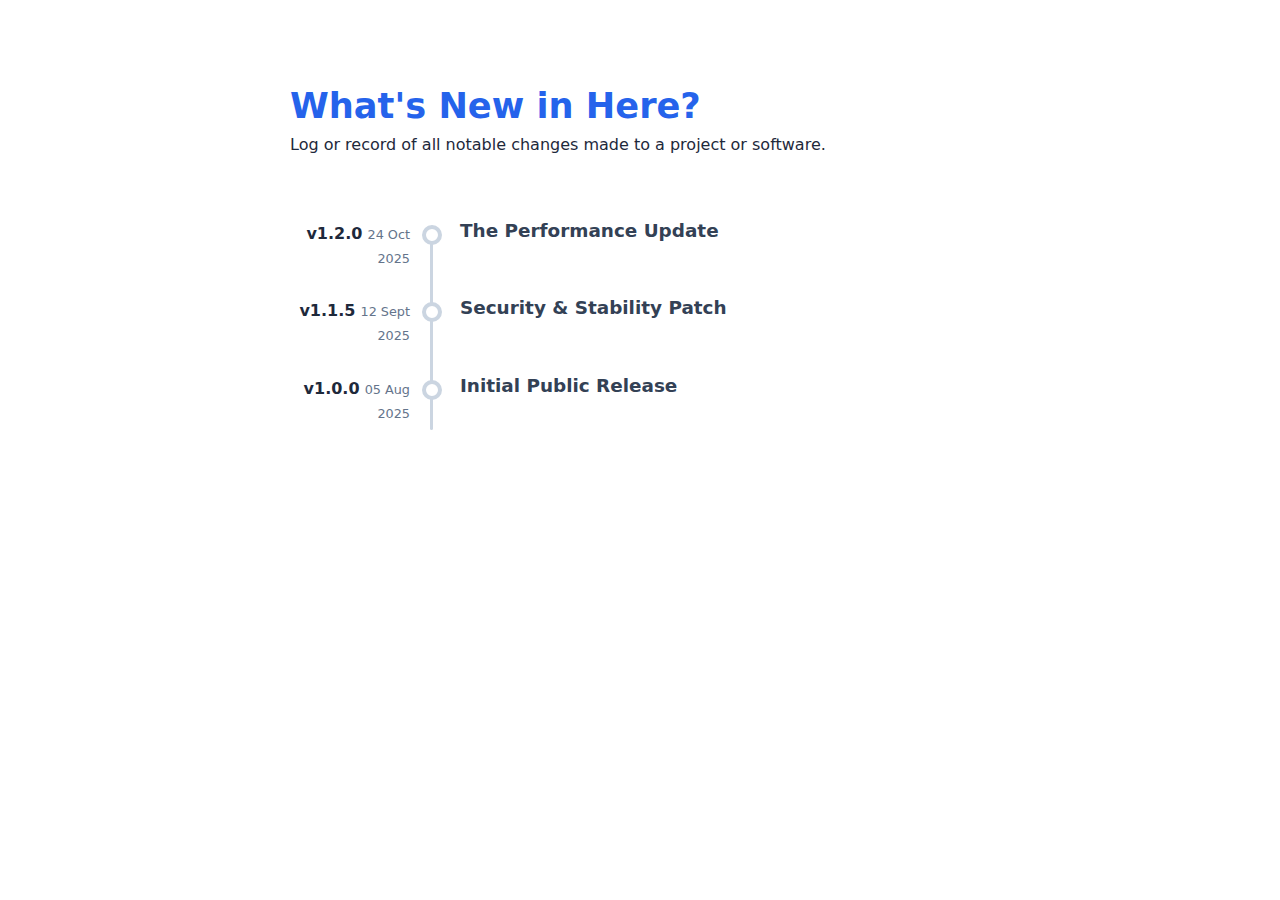
<file: 04-changelog/index.html>
<!DOCTYPE html>
<html lang="en">
<head>
    <meta charset="UTF-8">
    <meta name="viewport" content="width=device-width, initial-scale=1.0">
    <title>Changelog - Interactive Side Layout</title>

    <!-- External CSS -->
    <link rel="stylesheet" href="style.css">

    <!-- LOGO -->
    <link rel="icon" href="favicon.ico">
</head>

<body>
    <div class="container">
        <!-- HEADER SECTION -->
        <header>
            <h1>What's New in Here?</h1>
            <p>Log or record of all notable changes made to a project or software.</p>
        </header>

        <!-- CHANGELOG CONTENT -->
        <div class="changelog">

            <!-- ITEM 1 -->
            <div class="changelog-item">
                <!-- VERSION SIDE -->
                <div class="version-side">
                    <span class="v-number">v1.2.0</span>
                    <span class="v-date">24 Oct 2025</span>
                </div>

                <!-- MARKER -->
                <div class="marker"></div>

                <!-- CONTENT SIDE -->
                <div class="content-side">

                    <!-- TITLE -->
                    <div class="title-wrapper">
                        <h3>The Performance Update</h3>
                    </div>

                    <div class="details">
                        <div class="change-list">
                            <!-- LATEST -->
                            <div class="change-entry">
                                <span class="badge badge-added">Added</span>
                                <span class="change-text">Dukungan penuh untuk mode gelap sistem.</span>
                            </div>

                            <div class="change-entry">
                                <span class="badge badge-improved">Improved</span>
                                <span class="change-text">Peningkatan kecepatan load data hingga 2x lipat.</span>
                            </div>

                            <div class="change-entry">
                                <span class="badge badge-fixed">Fixed</span>
                                <span class="change-text">Crash saat mengunggah file gambar ukuran besar.</span>
                            </div>
                        </div>
                    </div>
                </div>
            </div>

            <!-- ITEM 2 -->
            <div class="changelog-item">
                <!-- VERSION SIDE -->
                <div class="version-side">
                    <span class="v-number">v1.1.5</span>
                    <span class="v-date">12 Sept 2025</span>
                </div>

                <!-- MARKER -->
                <div class="marker"></div>

                <!-- CONTENT SIDE -->
                <div class="content-side">

                    <!-- TITLE -->
                    <div class="title-wrapper">
                        <h3>Security & Stability Patch</h3>
                    </div>

                    <div class="details">
                        <div class="change-list">
                            <!-- LATEST -->
                            <div class="change-entry">
                                <span class="badge badge-fixed">Fixed</span>
                                <span class="change-text">Menutup celah keamanan pada sistem login.</span>
                            </div>

                            <div class="change-entry">
                                <span class="badge badge-improved">Improved</span>
                                <span class="change-text">Stabilitas koneksi ke database diperkuat.</span>
                            </div>
                        </div>
                    </div>
                </div>
            </div>

            <!-- ITEM 3 -->
            <div class="changelog-item">
                <!-- VERSION SIDE -->
                <div class="version-side">
                    <span class="v-number">v1.0.0</span>
                    <span class="v-date">05 Aug 2025</span>
                </div>

                <!-- MARKER -->
                <div class="marker"></div>

                <!-- CONTENT SIDE -->
                <div class="content-side">

                    <!-- TITLE -->
                    <div class="title-wrapper">
                        <h3>Initial Public Release</h3>
                    </div>

                    <div class="details">
                        <div class="change-list">
                            <!-- LATEST -->
                            <div class="change-entry">
                                <span class="badge badge-added">Added</span>
                                <span class="change-text">Peluncuran resmi platform dengan fitur manajemen aset.</span>
                            </div>

                            <div class="change-entry">
                                <span class="badge badge-added">Added</span>
                                <span class="change-text">Integrasi dengan API pihak ketiga (Stripe, Slack).</span>
                            </div>
                        </div>
                    </div>
                </div>
            </div>

        </div>
    </div>

</body>
</html>
</file>
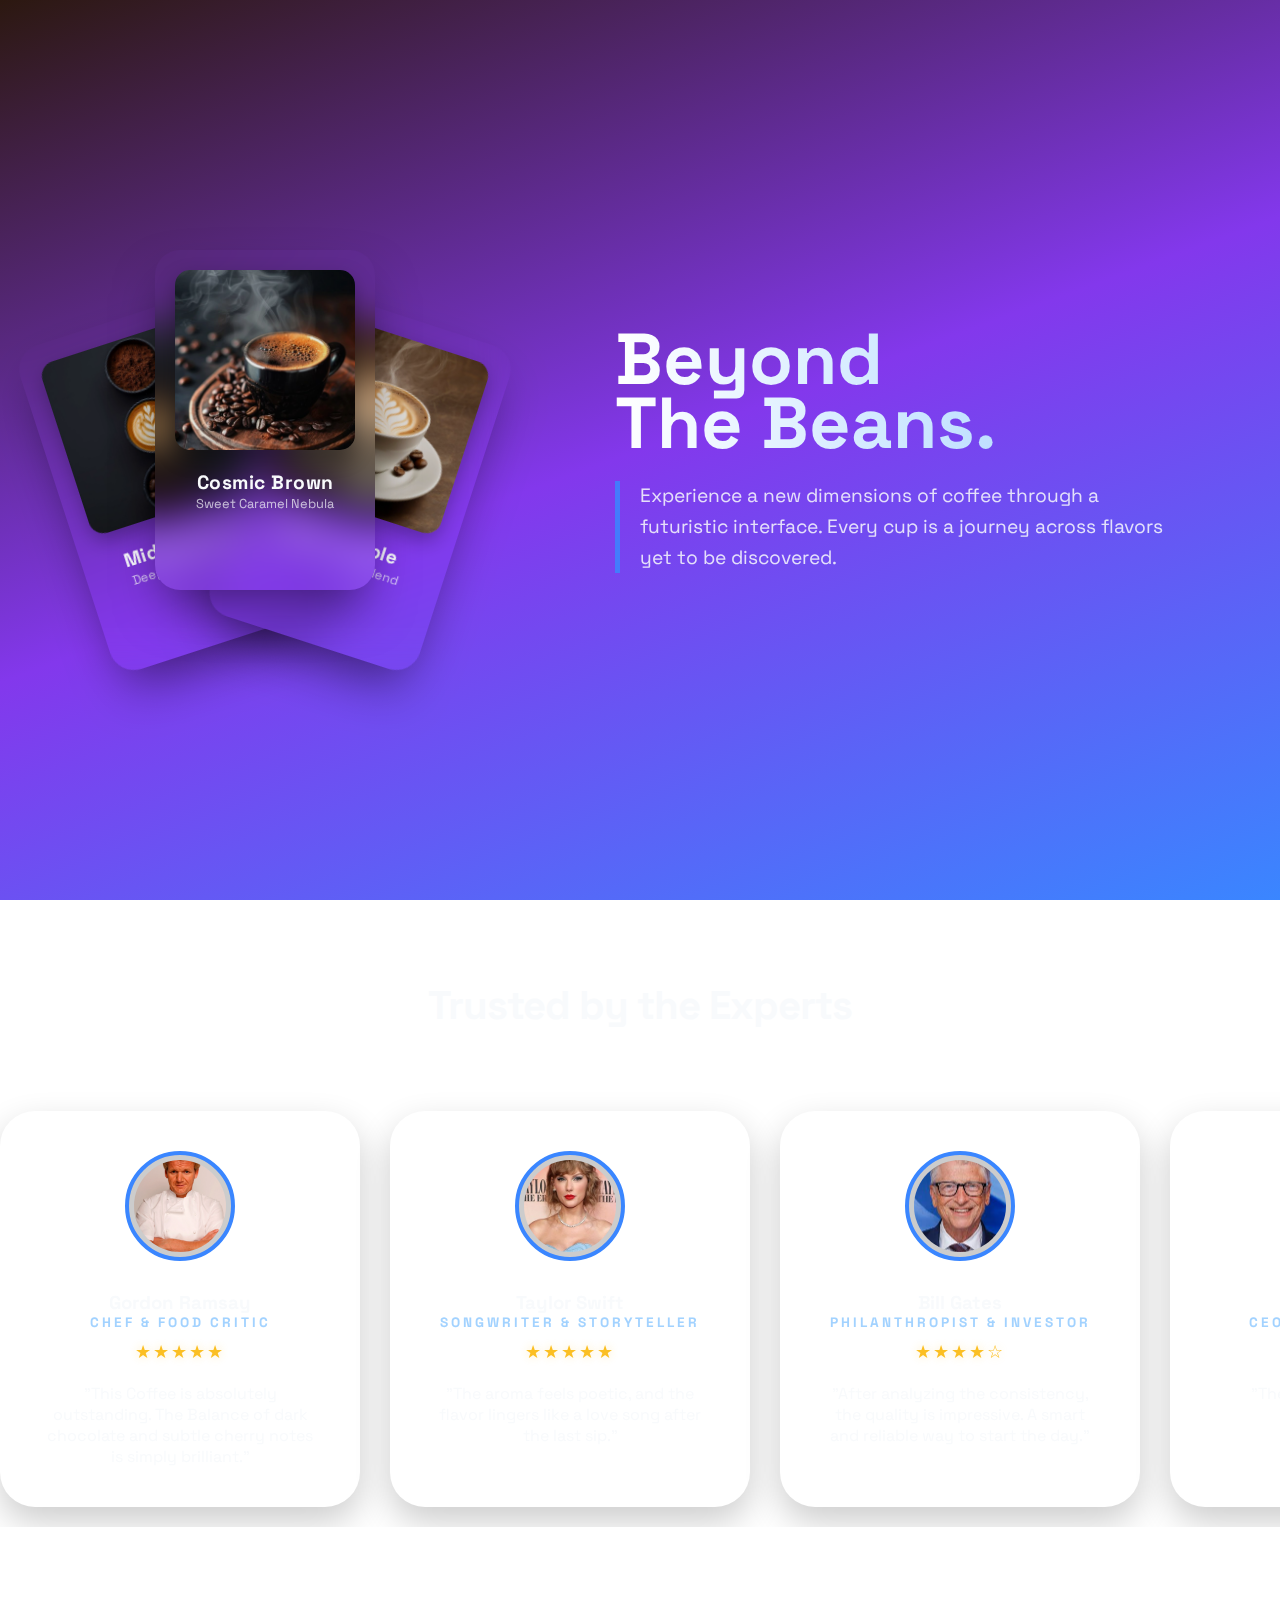
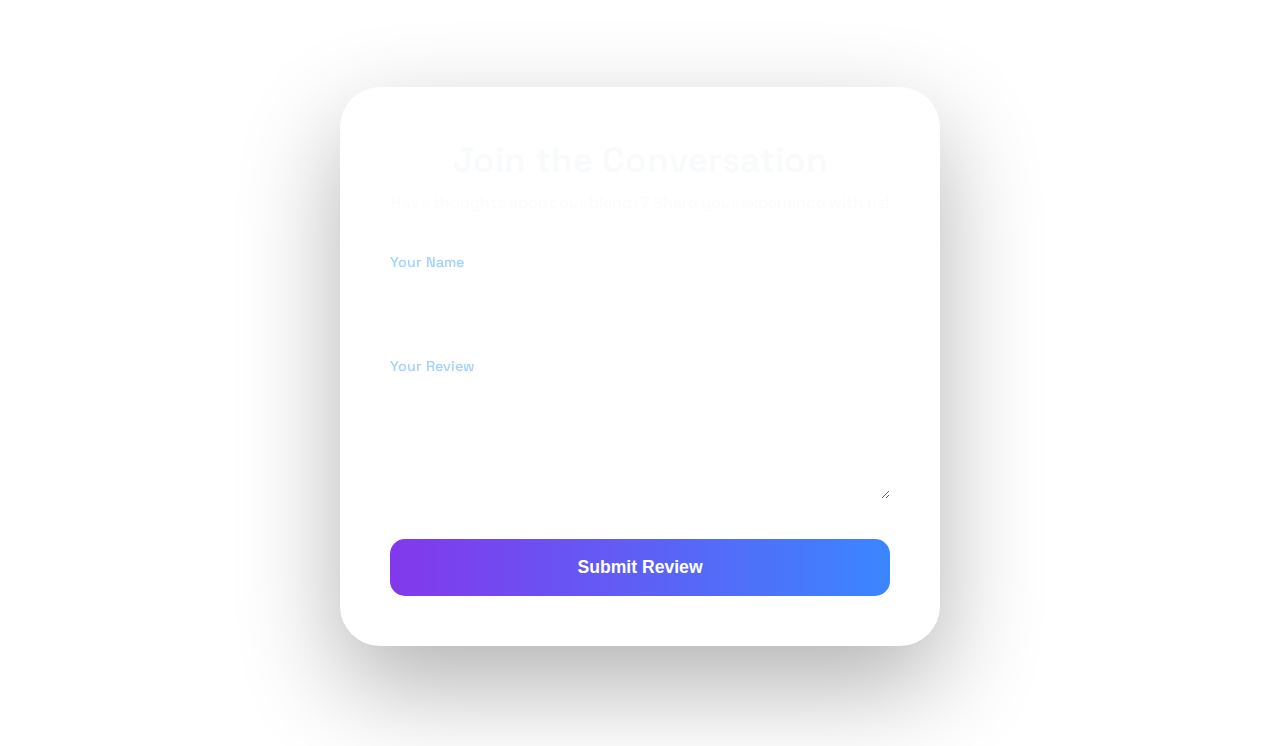
<file: 05-testimoni-cards/index.html>
<!DOCTYPE html>
<html lang="en">
<head>
    <meta charset="UTF-8">
    <meta name="viewport" content="width=device-width, initial-scale=1.0">
    <title>Coffee Fusion - Seamless Experience</title>

    <!-- CSS -->
    <link rel="stylesheet" href="style.css">

    <!-- LOGO -->
    <link rel="icon" href="assets/coffee.png"
</head>
<body>
    <!-- HERO SECTION -->
    <section class="hero">
        <!-- HERO CARD -->
        <div class="card-stack" id="coffeeStack">

            <!-- COFFE CARD -->
            <!-- KOPI 1 -->
            <div class="coffee-card">
                <img src="assets/kopi1.jpg" alt="Midnight Coffee Blue" width="30%">
                <div>
                    <h4>Midnight Blue</h4>
                    <p class="card-desc">Deep & Intense Roast</p>
                </div>
            </div>

            <!-- KOPI 2 -->
            <div class="coffee-card">
                <img src="assets/kopi2.jpg" alt="Neon Purple Coffee" width="30%">
                <div>
                    <h4>Neon Purple</h4>
                    <p class="card-desc">Electric Energy Blend</p>
                </div>
            </div>

            <!-- KOPI 3 -->
            <div class="coffee-card main-card">
                <img src="assets/kopi3.jpg" alt="Cosmic Brown Coffee" width="30%">
                <div>
                    <h4>Cosmic Brown</h4>
                    <p class="card-desc">Sweet Caramel Nebula</p>
                </div>
            </div>
        </div>

        <!-- HERO TEXT SECTION -->
         <div class="hero-text">
            <h1>Beyond<br>The Beans.</h1>
            <p>
                Experience a new dimensions of coffee through a futuristic interface.
                Every cup is a journey across flavors yet to be discovered.
            </p>
         </div>
    </section>

    <!-- REVIEWER SECTIONS -->
    <section class="reviewer-section">
        <h2 class="section-title">
            Trusted by the Experts
        </h2>

        <div class="marquee-wrapper">
            <div class="marquee-content" id="marqueeContent">

                <!-- REVIEWER 1 -->
                <div class="glass-reviewer-card">
                    <img src="assets/Gordon-Ramsay.png" alt="Gordon Ramsay" width="30%" class="reviewer-avatar">
                    <h3>Gordon Ramsay</h3>
                    <span class="role">Chef & Food Critic</span>
                    <div class="rating">★★★★★</div>
                    <p>
                        "This Coffee is absolutely outstanding.
                        The Balance of dark chocolate and subtle cherry notes is simply brilliant."
                    </p>
                </div>

                <!-- REVIEWER 2 -->
                <div class="glass-reviewer-card">
                    <img src="assets/taylor.jpg" alt="Taylot Swift" width="30%" class="reviewer-avatar">
                    <h3>Taylor Swift</h3>
                    <span class="role">Songwriter & Storyteller</span>
                    <div class="rating">★★★★★</div>
                    <p>
                        "The aroma feels poetic, and the flavor lingers like a love song after the last sip."
                    </p>
                </div>

                <!-- REVIEWER 3 -->
                <div class="glass-reviewer-card">
                    <img src="assets/billgates.jpeg" alt="Bill Gates" width="30%" class="reviewer-avatar">
                    <h3>Bill Gates</h3>
                    <span class="role">Philanthropist & Investor</span>
                    <div class="rating">★★★★☆</div>
                    <p>
                        "After analyzing the consistency, the quality is impressive.
                        A smart and reliable way to start the day."
                    </p>
                </div>

                <!-- REVIEWER 4 -->
                <div class="glass-reviewer-card">
                    <img src="assets/elonmusk.jpeg" alt="Elon Musk" width="30%" class="reviewer-avatar">
                    <h3>Elon Musk</h3>
                    <span class="role">CEO of Tesla Motors</span>
                    <div class="rating">★★★★☆</div>
                    <p>
                        "The coffee is really nice!"
                    </p>
                </div>

            </div>
        </div>
    </section>

    <!-- SUBMIT REVIEW SECTION -->
    <section class="submit-section">
        <div class="submit-card">
            <h2>Join the Conversation</h2>
            <p>Have thoughts about our blends? Share your experience with us!</p>

            <form id="reviewForm">
                <div class="form-group">
                    <label>Your Name</label>
                    <input type="text" id="guestName" placeholder="Ex: John Doe" required>
                </div>

                <div class="form-group">
                    <label>Your Review</label>
                    <textarea id="guestMessage" rows="4" placeholder="This coffee tastes like ..." required></textarea>
                </div>
                
                <button type="submit" class="submit-btn">Submit Review</button>
            </form>
        </div>
    </section>

    <!-- SCRIPT -->
    <script>
        const marquee = document.getElementById('marqueeContent');
        const form = document.getElementById('reviewForm');

        function setupMarquee(){
            marquee.innerHTML += marquee.innerHTML;
        }

        window.onload = () => {
            setTimeout(() => {
                document.getElementById('coffeeStack').classList.add('stack-active');
            }, 500);
            setupMarquee();
        }

        form.addEventListener('submit', e => {
            e.preventDefault();
            alert("Thank you! Your 5-star review has been submitted!");
            form.reset();
        });
    </script>
</body>
</html>
</file>
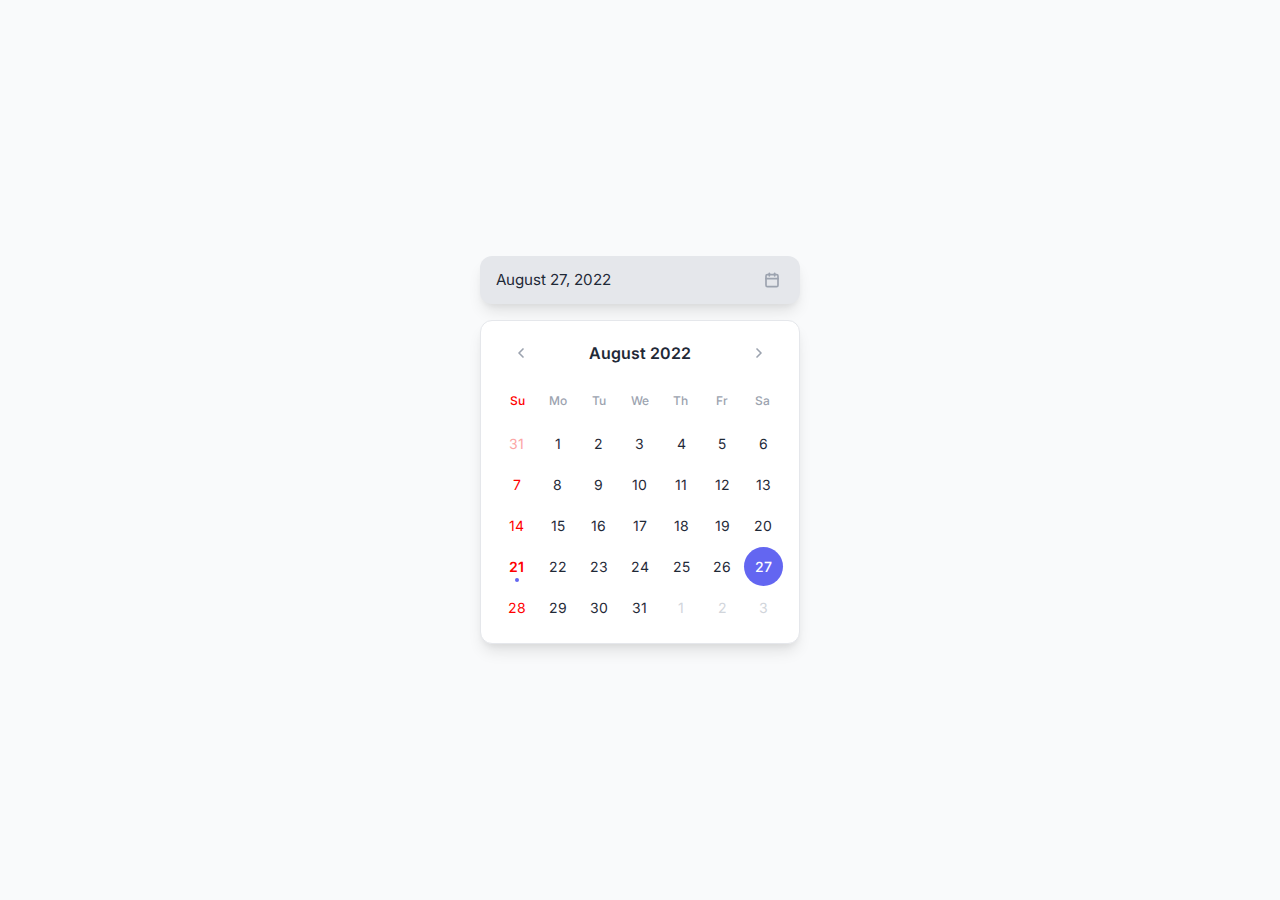
<file: 06-datepicker/index.html>
<!DOCTYPE html>
<html lang="en">
<head>
    <meta charset="UTF-8">
    <meta name="viewport" content="width=device-width, initial-scale=1.0">
    <title>Datepicker UI</title>

    <link rel="stylesheet" href="style.css">

    <!-- LOGO -->
    <link rel="icon" href="calendar-days.png"
</head>

<body>
    <!-- INPUT FIELD SECTION -->
    <div class="input-group">
        <input type="text" class="date-input" placeholder="Select date" value="August 27, 2022" >
        <button class="calendar-trigger" aria-label="Open Calendar">
            <svg class="icon" viewBox="0 0 24 24" fill="none" stroke="currentColor" stroke-linecap="round" stroke-linejoin="round">
                <rect x="3" y="4" width="18" height="18" rx="2" ry="2"></rect>
                <line x1="16" y1="2" x2="16" y2="6"></line>
                <line x1="8" y1="2" x2="8" y2="6"></line>
                <line x1="3" y1="10" x2="21" y2="10"></line>
            </svg>
        </button>
    </div>

    <div class="datepicker">
        <div class="header">
            <button class="nav-btn" aria-label="Previous Month">
                <svg class="icon" viewBox="0 0 24 24" fill="none" stroke="currentColor" stroke-linecap="round" stroke-linejoin="round"><polyline points="15 18 9 12 15 6"></polyline></svg>
            </button>

            <div class="current-month">August 2022</div>

            <button class="nav-btn" aria-label="Next Month">
                <svg class="icon" viewBox="0 0 24 24" fill="none" stroke="currentColor" stroke-linecap="round" stroke-linejoin="round"><polyline points="9 18 15 12 9 6"></polyline>></svg>
            </button>
        </div>

        <div class="weekdays">
            <div class="weekday">Su</div>
            <div class="weekday">Mo</div>
            <div class="weekday">Tu</div>
            <div class="weekday">We</div>
            <div class="weekday">Th</div>
            <div class="weekday">Fr</div>
            <div class="weekday">Sa</div>
        </div>

        <div class="days-grid">
            <div class="day other-month">31</div>

            <div class="day">1</div>
            <div class="day">2</div>
            <div class="day">3</div>
            <div class="day">4</div>
            <div class="day">5</div>
            <div class="day">6</div>
            <div class="day">7</div>
            <div class="day">8</div>
            <div class="day">9</div>
            <div class="day">10</div>
            <div class="day">11</div>
            <div class="day">12</div>
            <div class="day">13</div>
            <div class="day">14</div>
            <div class="day">15</div>
            <div class="day">16</div>
            <div class="day">17</div>
            <div class="day">18</div>
            <div class="day">19</div>
            <div class="day">20</div>

            <div class="day today">21</div>

            <div class="day">22</div>
            <div class="day">23</div>
            <div class="day">24</div>
            <div class="day">25</div>
            <div class="day">26</div>

            <div class="day selected">27</div>

            <div class="day">28</div>
            <div class="day">29</div>
            <div class="day">30</div>
            <div class="day">31</div>

            <div class="day other-month">1</div>
            <div class="day other-month">2</div>
            <div class="day other-month">3</div>
        </div>
    </div>
</body>
</html>
</file>
<file: 04-changelog/style.css>
:root {
    --primary: #2563eb;
    --primary-light: #dbeafe;
    --bg-body: #ffffff;
    --bg-card: #f8fafc;
    --text-main: #1e293b;
    --text-muted: #64748b;
    --border: #e2e8f0;
    --line-color: #cbd5e1;

    /* TAGS */
    --tag-added: #dcfce7;
    --tag-added-text : #166534;
    --tag-fixed: #fee2e2;
    --tag-fixed-text: #991b1b;
    --tag-improved: #e0f2fe;
    --tag-improved-text: #075985;
}

* {
    box-sizing: border-box;
    margin: 0;
    padding: 0;
}

body {
    font-family: 'Inter', system-ui, -apple-system, BlinkMacSystemFont, 'Segoe UI', Roboto, Oxygen, Ubuntu, Cantarell, 'Open Sans', 'Helvetica Neue', sans-serif;
    background-color: var(--bg-body);
    color: var(--text-main);
    line-height: 1.5;
    padding: 80px 20px;
}

.container {
    max-width: 700px;
    margin: 0 auto;
}

header {
    margin-bottom: 60px;
}

header h1 {
    font-size: 2.2rem;
    font-weight: 800;
    color: var(--primary);
}

/* TIMELINE */
.changelog {
    position: relative;
}

.changelog::before {
    content: '';
    position: absolute;
    left: 140px;
    top: 10px;
    bottom: 0;
    width: 3px;
    background: var(--line-color);
    border-radius: 4px;
}

.changelog-item {
    display: flex;
    position: relative;
    margin-bottom: 20px;
    cursor: pointer;
    transition: all 0.3s ease;
}

/* LEFT SIDE */
.version-side {
    width: 120px;
    text-align: right;
    padding-top: 5px;
}

.v-number {
    font-weight: 700;
    font-size: 1rem;
}

.v-date {
    font-size: 0.8rem;
    color: var(--text-muted);
}

/* MARKER */
.marker {
    position: absolute;
    left: 132px;
    top: 8px;
    width: 20px;
    height: 20px;
    background-color: var(--bg-body);
    border: 4px solid var(--line-color);
    border-radius: 50%;
    transition: all 0.3s ease;
}

/* RIGHT */
.content-side {
    margin-left: 50px;
    flex-grow: 1;
    padding-bottom: 30px;
}

.content-side h3 {
    font-size: 1.15rem;
    font-weight: 700;
    color: #334155;
}

/* ACCORDION */
.details { 
    max-height: 0;
    opacity: 0;
    overflow: hidden;
    transition: all 0.4s ease;
}

.changelog-item:hover .details {
    max-height: 500px;
    opacity: 1;
    margin-top: 10px;
}

/* HOVER */
.changelog-item:hover .v-number , .changelog-item:hover h3 {
    color: var(--primary);
}

.changelog-item:hover .marker {
    background: var(--primary);
    border-color: var(--primary);
    box-shadow: 0 0 0 4px var(--primary-light);
}

/* BADGES */
.badge {
    font-size: 0.7rem;
    font-weight: 700;
    padding: 2px 8px;
    border-radius: 6px;
    text-transform: uppercase;
}

.badge-added {
    background: var(--tag-added);
    color: var(--tag-added-text);
}
.badge-fixed {
    background: var(--tag-fixed);
    color: var(--tag-fixed-text);
}

.badge-improved {
    background: var(--tag-improved);
    color: var(--tag-improved-text);
}

/* RESPONSIVE */
@media (max-width : 600px) {
    .changelog::before {left: 15px}
    .changelog-item {padding-left: 40px;}
    .version-side {text-align: left;}
    .marker { left: 7px;}
    .content-side {margin-left: 0;}
}
</file>
<file: 05-testimoni-cards/style.css>
@import url("https://fonts.googleapis.com/css2?family=Space+Grotesk:wght@300;500;700&display=swap");

:root {
  --primary-blue: #3a86ff;
  --primary-purple: #8338ec;
  --coffee-brown: #2c1810;
  --glass: rgba(255, 255, 255, 0, 0.8);
  --glass-border: rgba (255, 255, 255, 0.15);
  --text-light: #f8fafc;
  --star-color: #fbbf24;
}

* {
  box-sizing: border-box;
  margin: 0;
  padding: 0;
}

body {
  font-family: "Space Grotesk", sans-serif;
  background: linear-gradient(
    160deg,
    var(--coffee-brown),
    var(--primary-purple),
    var(--primary-blue)
  );
  background-attachment: fixed;
  color: var(--text-light);
  min-height: 100vh;
}

/* HERO SECTION */
.hero {
  display: flex;
  align-items: center;
  justify-content: space-around;
  min-height: 100vh;
  padding: 40px;
  gap: 50px;
  flex-wrap: wrap;
  position: relative;
}

.card-stack {
  width: 300px;
  height: 400px;
  position: relative;
  display: flex;
  align-items: center;
  justify-content: center;
}

.coffee-card {
  position: absolute;
  width: 220px;
  height: 340px;
  background: var(--glass);
  backdrop-filter: blur(20px);
  border-radius: 25px;
  padding: 20px;
  box-shadow: 0 25px 50px -12px rgba(0, 0, 0, 0.5);
  transition: transform 0.8s cubic-bezier(0.34, 1.56, 0.64, 1);
  display: flex;
  flex-direction: column;
  gap: 15px;
  z-index: 1;
}

.coffee-card.main-card {
  z-index: 5;
}

.coffee-card img {
  width: 100%;
  aspect-ratio: 1/1;
  object-fit: cover;
  border-radius: 15px;
  filter: brightness(0.9);
  box-shadow: 0 8px 20px rgba(0, 0, 0, 0.3);
}

.coffee-card h4 {
  font-size: 1.2rem;
  text-align: center;
  letter-spacing: 0.5px;
  margin-top: 5px;
}

.coffee-card p.card-desc {
  font-size: 0.8rem;
  opacity: 0.7;
  text-align: center;
}

.stack-active .coffee-card:nth-child(1) {
  transform: rotate(-18deg) translateX(-100px);
  z-index: 1;
}

.stack-active .coffee-card:nth-child(2) {
  transform: rotate(18deg) translateX(100px);
  z-index: 2;
}

.stack-active .coffee-card.main-card {
  transform: rotate(0deg) translateY(-30px);
  z-index: 10;
}

.hero-text {
  max-width: 550px;
  z-index: 10;
}

/* TEXT */
.hero-text h1 {
  font-size: clamp(3rem, 10vw, 4.5rem);
  font-weight: 700;
  line-height: 0.9;
  margin-bottom: 25px;
  background: linear-gradient(to right, #fff, #a2d2ff);
  -webkit-background-clip: text;
  -webkit-text-fill-color: transparent;
}

.hero-text p {
  font-size: 1.2rem;
  border-left: 5px solid var(--primary-blue);
  padding-left: 20px;
  opacity: 0.85;
  line-height: 1.6;
}

/* REVIEW */
.reviewer-section {
  padding: 80px 0 60px;
  position: relative;
}

.section-title {
  text-align: center;
  margin-bottom: 60px;
  font-size: 2.5rem;
  margin-bottom: 60px;
  font-weight: 700;
  letter-spacing: -1px;
}

.marquee-wrapper {
  width: 100%;
  overflow: hidden;
  position: relative;
  padding: 20px 0;
}

.marquee-wrapper::before,
.marquee-wrapper::after {
  content: "";
  position: absolute;
  top: 0;
  width: 15%;
  height: 100%;
  z-index: 2;
  pointer-events: none;
}

.marquee-wrapper::before {
  background: linear-gradient(to right, rgba (44, 24, 16, 0.8), transparent);
  left: 0;
}

.marquee-wrapper::after {
  background: linear-gradient(to left, rgba (58, 134, 255, 0.4), transparent);
  right: 0;
}

.marquee-content {
  display: flex;
  gap: 30px;
  width: max-content;
  animation: scroll-marquee 40s linear infinite;
}

@keyframes scroll-marquee {
  from {
    transform: translateX(0);
  }
  to {
    transform: translateX(-50%);
  }
}

.marquee-wrapper:hover .marquee-content {
  animation-play-state: paused;
}

.glass-reviewer-card {
  width: 360px;
  background: var(--glass);
  border-radius: 35px;
  border: 1px solid var(--glass-border);
  padding: 40px;
  text-align: center;
  transition: all 0.4s ease;
  position: relative;
  box-shadow: 0 15px 35px rgba(0, 0, 0, 0.2);
  backdrop-filter: blur(25px);
}

.glass-reviewer-card:hover {
  background: rgba(255, 255, 255, 0.12);
  border-color: var(--primary-blue);
  box-shadow: 0 0 30px rgba(58, 134, 255, 0.3);
}

.reviewer-avatar {
  width: 110px;
  height: 110px;
  border-radius: 50%;
  margin: 0 auto 25px;
  border: 4px solid var(--primary-blue);
  object-fit: cover;
  padding: 5px;
  background: rgba(0, 0, 0, 0.2);
}

.role {
  font-size: 0.85rem;
  color: #a2d2ff;
  text-transform: uppercase;
  letter-spacing: 3px;
  margin-bottom: 10px;
  display: block;
  font-weight: 700;
}

.rating {
  color: var(--star-color);
  margin-bottom: 20px;
  font-size: 1.1rem;
  letter-spacing: 2px;
  text-shadow: 0 0 10px rgba(251, 191, 36, 0.3);
}

/* FORM */
.submit-section {
  display: flex;
  justify-content: center;
  padding: 100px 20px;
}

.submit-card {
  width: 100%;
  max-width: 600px;
  background: var(--glass);
  backdrop-filter: blur(25px);
  border: 1px solid var(--glass-border);
  border-radius: 40px;
  padding: 50px;
  box-shadow: 0 40px 100px rgba(0, 0, 0, 0.3);
}

.submit-card h2 {
  font-size: 2.2rem;
  margin-bottom: 10px;
  text-align: center;
}

.submit-card p {
  text-align: center;
  opacity: 0.7;
  margin-bottom: 40px;
}

.form-group {
  margin-bottom: 25px;
}

.form-group label {
  display: block;
  margin-bottom: 10px;
  font-size: 0.9rem;
  font-weight: 500;
  color: #a2d2ff;
}

.form-group input,
.form-group textarea {
  width: 100%;
  background: rgba(255, 255, 255, 0.05);
  border: 1px solid var(--glass-border);
  border-radius: 15px;
  padding: 15px 20px;
  color: white;
  font-family: inherit;
  font-size: 1rem;
  outline: none;
  transition: border-color 0.3s ease;
}

.form-group input::placeholder,
.form-group textarea::placeholder {
  color: rgba(255, 255, 255, 0.3);
  opacity: 1;
}

.form-group input:focus .form-group textarea:focus {
  border-color: var(--primary-blue);
}

.submit-btn {
  width: 100%;
  padding: 18px;
  border: none;
  border-radius: 15px;
  background: linear-gradient(
    to right,
    var(--primary-purple),
    var(--primary-blue)
  );
  color: white;
  font-size: 1.1rem;
  font-weight: 700;
  cursor: pointer;
  transition: transform 0.3s ease, box-shadow 0.3s ease;
  margin-top: 10px;
}

.submit-btn:hover {
  transform: translateY(-3px);
  box-shadow: 0 10px 20px rgba(58, 134, 255, 0.4);
}
</file>
<file: 06-datepicker/style.css>
/* IMPORT NICE FONT */
@import url("https://fonts.googleapis.com/css2?family=Inter:wght@400;500;600&display=swap");

:root {
  --primary-color: #6366f1;
  --primary-hover: #4f46e5;
  --bg-color: #ffffff;
  --text-main: #1f2937;
  --text-muted: #9ca3af;
  --border-color: #e5e7eb;
  --hover-bg: #f3f4f6;
  --shadow: 0 10px 15px -3px rgba(0, 0, 0, 0.1),
    0 4px 6px -2px rgba(0, 0, 0, 0.05);
  --radius: 12px;
}

* {
  box-sizing: border-box;
  margin: 0;
  padding: 0;
}

body {
  font-family: "Inter", sans-serif;
  background-color: #f9fafb;
  display: flex;
  flex-direction: column;
  justify-content: center;
  align-items: center;
  min-height: 100vh;
  gap: 16px;
}

.input-group {
  display: flex;
  align-items: center;
  justify-content: space-between;
  background-color: var(--border-color);
  border-radius: var(--radius);
  padding: 12px 16px;
  width: 320px;
  box-shadow: var(--shadow);
  transition: border-color 0.2s;
}

.input-group:focus-within {
  border-color: var(--primary-color);
  box-shadow: 0 0 0 3px rgba(99, 102, 241, 0.2);
  outline: none;
}

.date-input {
  border: none;
  outline: none;
  font-family: inherit;
  font-size: 0.95rem;
  color: var(--text-main);
  background: transparent;
  width: 100%;
}

.date-input::placeholder {
  color: var(--text-muted);
}

.calendar-trigger {
  background: none;
  border: none;
  cursor: pointer;
  color: var(--text-muted);
  display: flex;
  align-items: center;
  padding: 4px;
  margin-left: 8px;
  border-radius: 4px;
  transition: color 0.2s;
}

.calendar-trigger:hover {
  color: var(--primary-color);
  background-color: var(--hover-bg);
}

/* MAIN DATEPICKER CARD */
.datepicker {
  background-color: var(--bg-color);
  border-radius: var(--radius);
  box-shadow: var(--shadow);
  width: 320px;
  padding: 16px;
  border: 1px solid var(--border-color);
  user-select: none;
}

/* HEADER MONTH/YEAR + ARROWS */
.header {
  display: flex;
  justify-content: space-between;
  align-items: center;
  margin-bottom: 16px;
  padding: 0 8px;
}

.current-month {
  font-weight: 600;
  font-size: 1rem;
  color: var(--text-main);
  cursor: pointer;
  transition: color 0.2s;
}

.current-month:hover {
  color: var(--primary-color);
}

.nav-btn {
  background: none;
  border: none;
  cursor: pointer;
  color: var(--text-muted);
  padding: 8px;
  border-radius: 50%;
  display: flex;
  align-items: center;
  justify-content: center;
  transition: all 0.2s ease;
}

.nav-btn:hover {
  background-color: var(--hover-bg);
  color: var(--text-main);
}

/* DAYS OF WEEK ROW */
.weekdays {
  display: grid;
  grid-template-columns: repeat(7, 1fr);
  text-align: center;
  margin-bottom: 8px;
}

.weekday {
  font-size: 0.75rem;
  font-weight: 500;
  color: var(--text-muted);
  padding: 8px 0;
}

.weekdays .weekday:first-child {
  color: red;
}

.days-grid .day:nth-child(7n + 1) {
  color: red;
}

.day.selected:nth-child(7n + 1) {
  color: white;
}

.day.other-month:nth-child(7n + 1) {
  color: #fca5a5;
}

/* DAYS GRID */
.days-grid {
  display: grid;
  grid-template-columns: repeat(7, 1fr);
  gap: 2px;
}

.day {
  aspect-ratio: 1;
  display: flex;
  justify-content: center;
  align-items: center;
  font-size: 0.875rem;
  color: var(--text-main);
  cursor: pointer;
  border-radius: 50%;
  transition: all 0.2s ease;
  position: relative;
}

/* HOVER STATE FOR NORMAL DAYS */
.day:not(.empty):not(.selected):hover {
  background-color: var(--hover-bg);
  color: var(--primary-color);
  font-weight: 600;
}

/* PREVIOUS / NEXT MONTH DATES */
.day.other-month {
  color: #d1d5db;
}

/* TODAY DATE INDICATOR */
.day.today {
  color: var(--primary-color);
  font-weight: 600;
}

.day.today::after {
  content: "";
  position: absolute;
  bottom: 4px;
  width: 4px;
  height: 4px;
  background-color: var(--primary-color);
  border-radius: 50%;
}

/* SELECTED DATE */
.day.selected {
  background-color: var(--primary-color);
  color: white;
  font-weight: 500;
}

.day.selected.today::after {
  background-color: white;
}

.day.selected:hover {
  background-color: var(--primary-hover);
}

.icon {
  width: 16px;
  height: 16px;
  stroke-width: 2.5;
}
</file>
